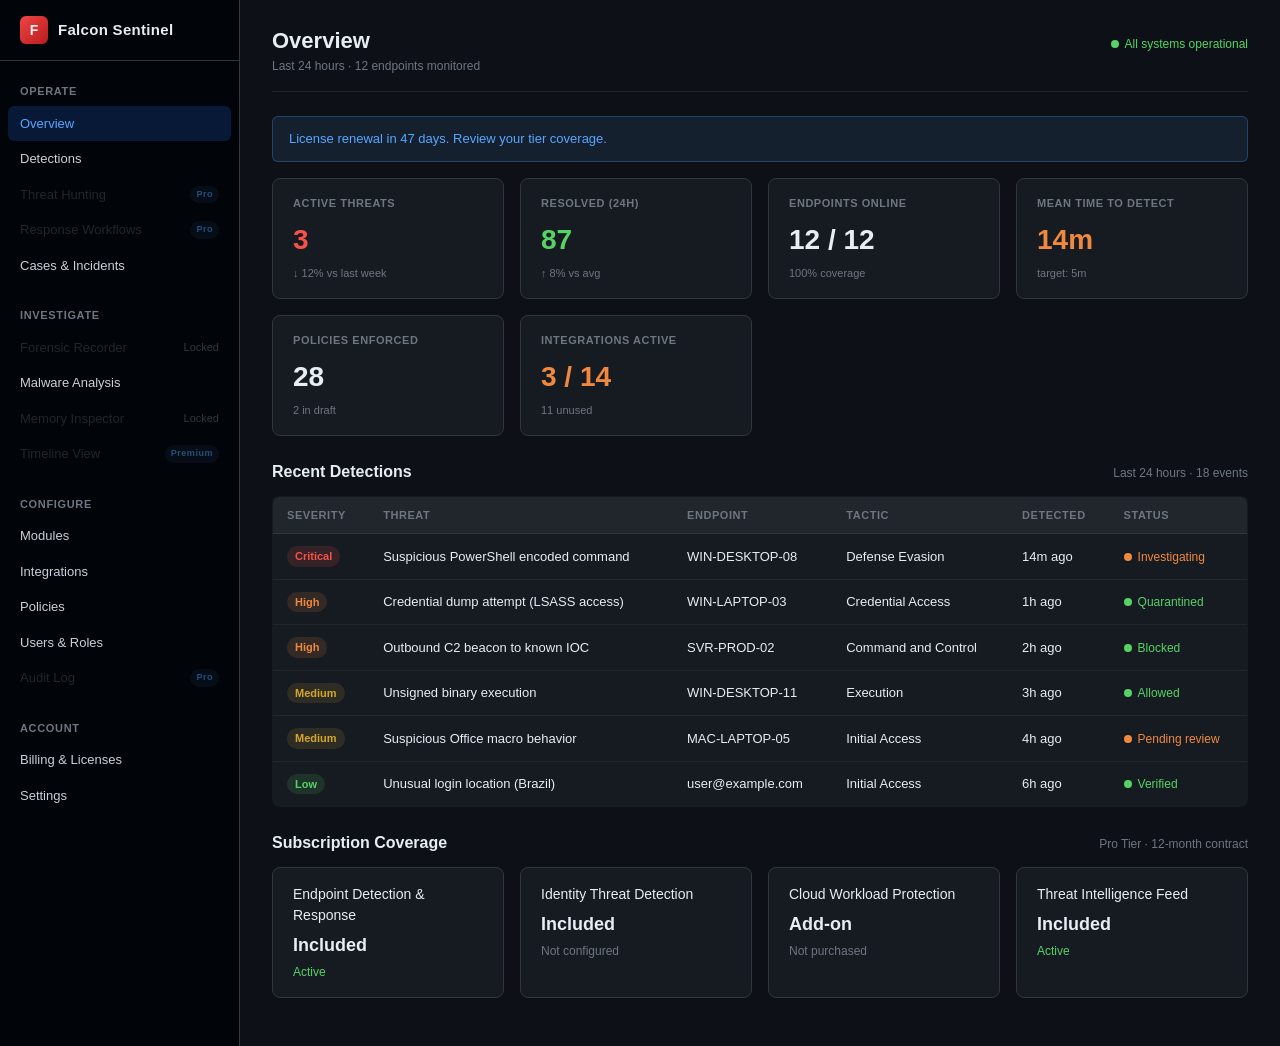
<file: demo/mock-dashboard/index.html>
<!DOCTYPE html>
<html lang="en">
<head>
  <meta charset="utf-8">
  <meta name="viewport" content="width=device-width,initial-scale=1">
  <title>Falcon Sentinel — Overview</title>
  <link rel="stylesheet" href="styles.css">
</head>
<body>
<div class="app">
  <script src="nav.js"></script>
  <main>
    <header class="page-head">
      <div>
        <h1>Overview</h1>
        <div class="meta">Last 24 hours · 12 endpoints monitored</div>
      </div>
      <div class="status-indicator connected">All systems operational</div>
    </header>

    <div class="alert info">
      <span>License renewal in 47 days. Review your tier coverage.</span>
    </div>

    <div class="card-grid">
      <div class="metric-card">
        <div class="label">Active Threats</div>
        <div class="value down">3</div>
        <div class="delta">↓ 12% vs last week</div>
      </div>
      <div class="metric-card">
        <div class="label">Resolved (24h)</div>
        <div class="value up">87</div>
        <div class="delta">↑ 8% vs avg</div>
      </div>
      <div class="metric-card">
        <div class="label">Endpoints Online</div>
        <div class="value">12 / 12</div>
        <div class="delta">100% coverage</div>
      </div>
      <div class="metric-card">
        <div class="label">Mean Time to Detect</div>
        <div class="value warn">14m</div>
        <div class="delta">target: 5m</div>
      </div>
      <div class="metric-card">
        <div class="label">Policies Enforced</div>
        <div class="value">28</div>
        <div class="delta">2 in draft</div>
      </div>
      <div class="metric-card">
        <div class="label">Integrations Active</div>
        <div class="value warn">3 / 14</div>
        <div class="delta">11 unused</div>
      </div>
    </div>

    <div class="section-header">
      <h2>Recent Detections</h2>
      <span class="count">Last 24 hours · 18 events</span>
    </div>
    <table>
      <thead>
        <tr>
          <th>Severity</th>
          <th>Threat</th>
          <th>Endpoint</th>
          <th>Tactic</th>
          <th>Detected</th>
          <th>Status</th>
        </tr>
      </thead>
      <tbody>
        <tr>
          <td><span class="severity critical">Critical</span></td>
          <td>Suspicious PowerShell encoded command</td>
          <td>WIN-DESKTOP-08</td>
          <td>Defense Evasion</td>
          <td>14m ago</td>
          <td><span class="status-indicator warning">Investigating</span></td>
        </tr>
        <tr>
          <td><span class="severity high">High</span></td>
          <td>Credential dump attempt (LSASS access)</td>
          <td>WIN-LAPTOP-03</td>
          <td>Credential Access</td>
          <td>1h ago</td>
          <td><span class="status-indicator active">Quarantined</span></td>
        </tr>
        <tr>
          <td><span class="severity high">High</span></td>
          <td>Outbound C2 beacon to known IOC</td>
          <td>SVR-PROD-02</td>
          <td>Command and Control</td>
          <td>2h ago</td>
          <td><span class="status-indicator active">Blocked</span></td>
        </tr>
        <tr>
          <td><span class="severity medium">Medium</span></td>
          <td>Unsigned binary execution</td>
          <td>WIN-DESKTOP-11</td>
          <td>Execution</td>
          <td>3h ago</td>
          <td><span class="status-indicator active">Allowed</span></td>
        </tr>
        <tr>
          <td><span class="severity medium">Medium</span></td>
          <td>Suspicious Office macro behavior</td>
          <td>MAC-LAPTOP-05</td>
          <td>Initial Access</td>
          <td>4h ago</td>
          <td><span class="status-indicator warning">Pending review</span></td>
        </tr>
        <tr>
          <td><span class="severity low">Low</span></td>
          <td>Unusual login location (Brazil)</td>
          <td>user@example.com</td>
          <td>Initial Access</td>
          <td>6h ago</td>
          <td><span class="status-indicator active">Verified</span></td>
        </tr>
      </tbody>
    </table>

    <div class="section-header">
      <h2>Subscription Coverage</h2>
      <span class="count">Pro Tier · 12-month contract</span>
    </div>
    <div class="card-grid">
      <div class="card">
        <div class="label">Endpoint Detection &amp; Response</div>
        <div style="font-size:18px;font-weight:600;margin-top:6px;">Included</div>
        <div style="font-size:12px;color:#56d364;margin-top:4px;">Active</div>
      </div>
      <div class="card">
        <div class="label">Identity Threat Detection</div>
        <div style="font-size:18px;font-weight:600;margin-top:6px;">Included</div>
        <div style="font-size:12px;color:#6e7681;margin-top:4px;">Not configured</div>
      </div>
      <div class="card">
        <div class="label">Cloud Workload Protection</div>
        <div style="font-size:18px;font-weight:600;margin-top:6px;">Add-on</div>
        <div style="font-size:12px;color:#6e7681;margin-top:4px;">Not purchased</div>
      </div>
      <div class="card">
        <div class="label">Threat Intelligence Feed</div>
        <div style="font-size:18px;font-weight:600;margin-top:6px;">Included</div>
        <div style="font-size:12px;color:#56d364;margin-top:4px;">Active</div>
      </div>
    </div>
  </main>
</div>
</body>
</html>
</file>
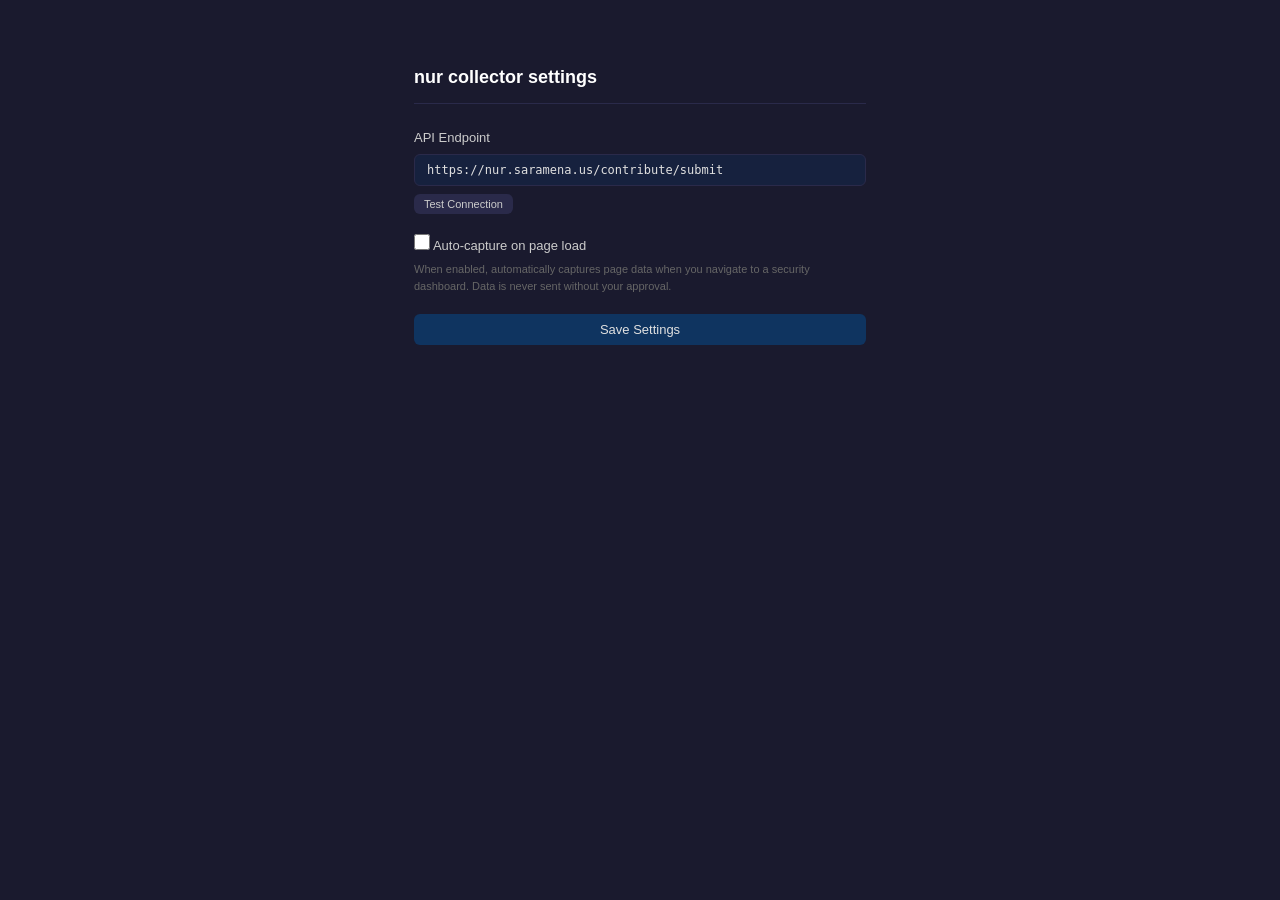
<file: extension/options.html>
<!DOCTYPE html>
<html lang="en">
<head>
  <meta charset="UTF-8">
  <meta name="viewport" content="width=device-width, initial-scale=1.0">
  <title>nur collector - Settings</title>
  <link rel="stylesheet" href="styles.css">
</head>
<body>
  <div class="options-container">
    <header class="options-header">
      <h1>nur collector settings</h1>
    </header>

    <div class="options-form">
      <!-- API Endpoint -->
      <div class="form-group">
        <label for="api-endpoint">API Endpoint</label>
        <input
          type="url"
          id="api-endpoint"
          placeholder="https://nur.saramena.us/contribute/submit"
          value="https://nur.saramena.us/contribute/submit"
        >
        <button id="test-connection" class="btn btn-small">Test Connection</button>
        <span id="connection-status" class="connection-status"></span>
      </div>

      <!-- Auto-capture toggle -->
      <div class="form-group">
        <label class="toggle-label">
          <input type="checkbox" id="auto-capture">
          <span>Auto-capture on page load</span>
        </label>
        <p class="form-hint">When enabled, automatically captures page data when you navigate to a security dashboard. Data is never sent without your approval.</p>
      </div>

      <!-- Save -->
      <div class="form-group">
        <button id="save-btn" class="btn btn-primary">Save Settings</button>
        <span id="save-status" class="save-status"></span>
      </div>
    </div>
  </div>

  <script src="options.js"></script>
</body>
</html>
</file>
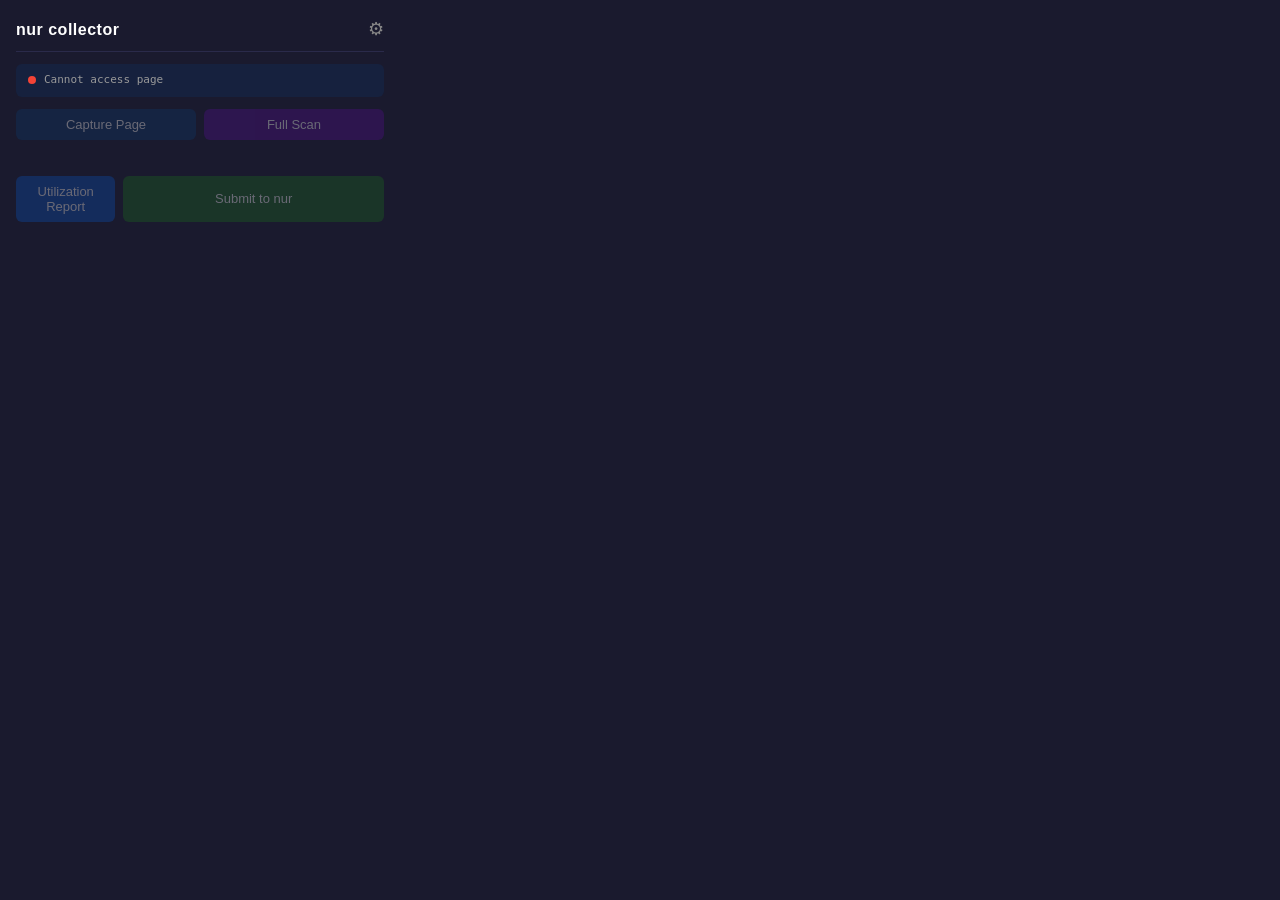
<file: extension/popup.html>
<!DOCTYPE html>
<html lang="en">
<head>
  <meta charset="UTF-8">
  <meta name="viewport" content="width=device-width, initial-scale=1.0">
  <title>nur collector</title>
  <link rel="stylesheet" href="styles.css">
</head>
<body>
  <div class="popup-container">
    <!-- Header -->
    <header class="popup-header">
      <h1>nur collector</h1>
      <a href="#" id="settings-btn" class="settings-icon" title="Settings">&#9881;</a>
    </header>

    <!-- Current page status -->
    <div class="status-bar">
      <span class="status-dot" id="status-dot"></span>
      <span class="status-text" id="page-status">Detecting page...</span>
    </div>

    <!-- Actions -->
    <div class="actions action-row">
      <button id="capture-btn" class="btn btn-primary">Capture Page</button>
      <button id="fullscan-btn" class="btn btn-scan">Full Scan</button>
    </div>

    <!-- Scan progress (hidden until Full Scan) -->
    <div id="scan-progress" class="scan-progress hidden">
      <div class="progress-bar-container">
        <div class="progress-bar" id="progress-bar"></div>
      </div>
      <div class="progress-text" id="progress-text">Discovering pages...</div>
      <div class="progress-detail" id="progress-detail"></div>
      <button id="stop-scan-btn" class="btn btn-small btn-stop">Stop Scan</button>
    </div>

    <!-- Status message -->
    <div id="status-message" class="status-message"></div>

    <!-- Preview panel (hidden until capture) -->
    <div id="preview-panel" class="preview-panel hidden">
      <div class="preview-header">
        <h2>Data Preview</h2>
        <div class="preview-actions">
          <span id="page-count" class="page-count"></span>
          <button id="toggle-raw" class="btn btn-small">Raw JSON</button>
        </div>
      </div>
      <div id="preview-content" class="preview-content">
      </div>
      <div id="raw-content" class="raw-content hidden">
      </div>
    </div>

    <!-- Compare panel (hidden until scan + compare) -->
    <div id="compare-panel" class="compare-panel hidden">
      <div class="preview-header">
        <h2>Utilization Report</h2>
        <button id="back-to-preview" class="btn btn-small">Back to Data</button>
      </div>
      <div id="compare-content" class="preview-content">
      </div>
    </div>

    <!-- Submit -->
    <div class="actions action-row">
      <button id="compare-btn" class="btn btn-compare" disabled>Utilization Report</button>
      <button id="submit-btn" class="btn btn-submit" disabled>Submit to nur</button>
    </div>
  </div>

  <script src="anonymize.js"></script>
  <script src="compare.js"></script>
  <script src="popup.js"></script>
</body>
</html>
</file>
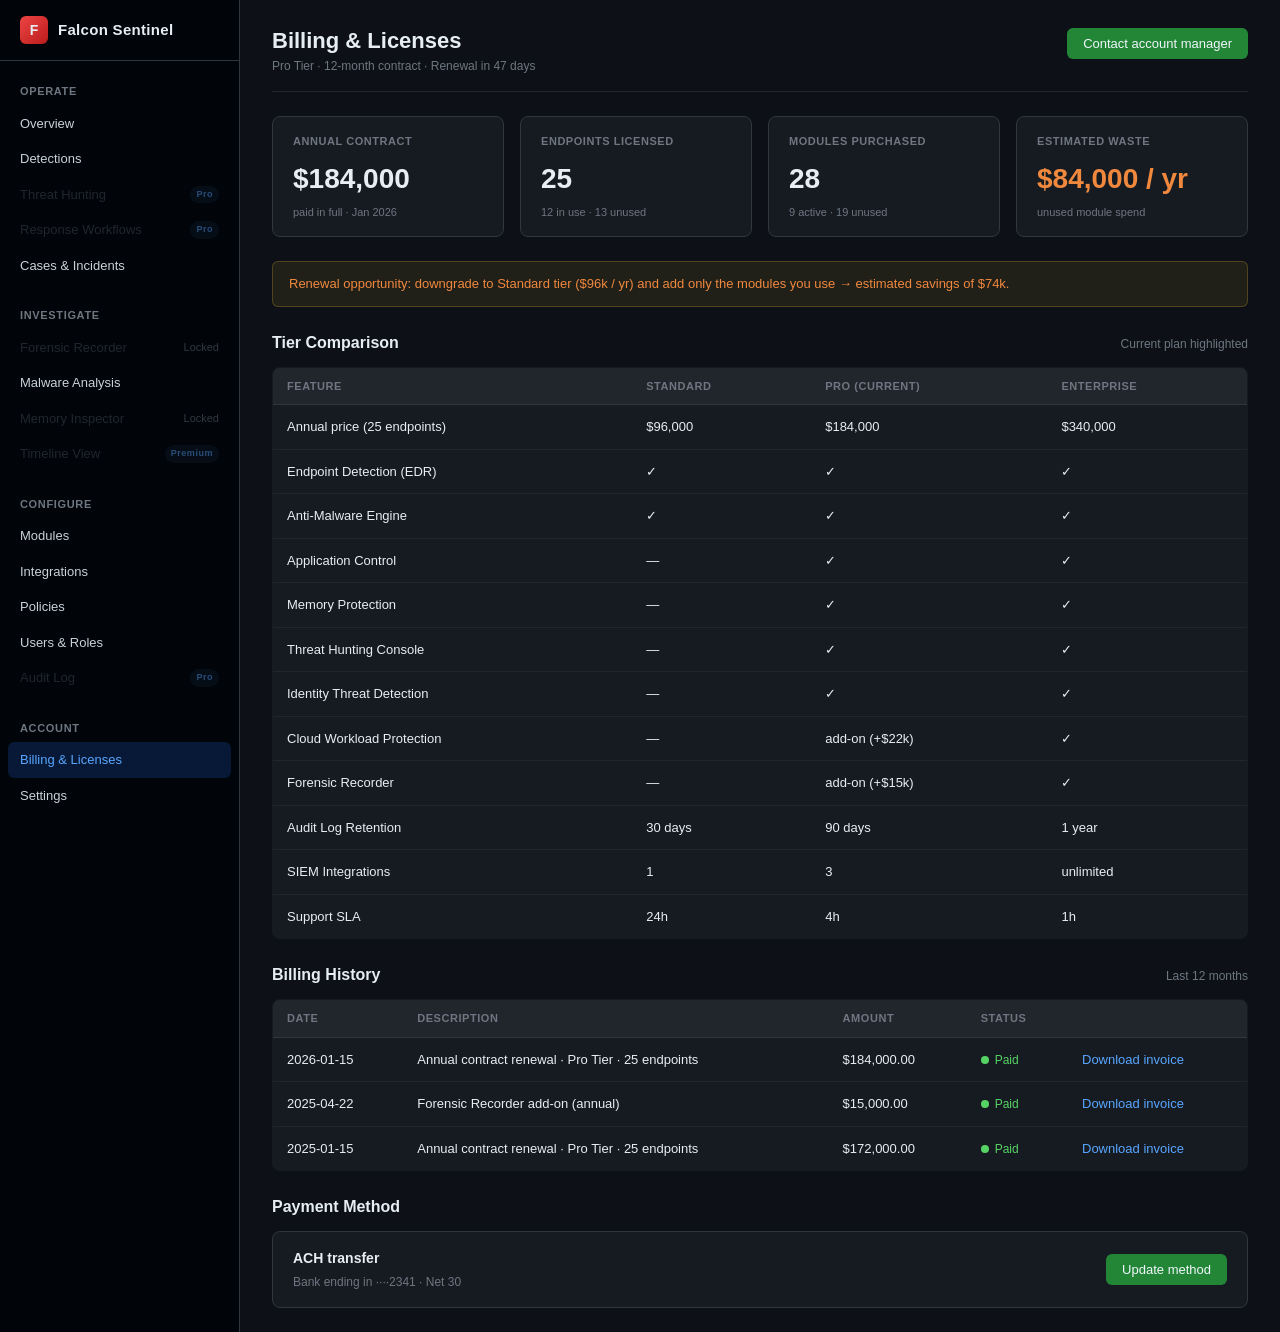
<file: demo/mock-dashboard/billing.html>
<!DOCTYPE html>
<html lang="en">
<head>
  <meta charset="utf-8">
  <meta name="viewport" content="width=device-width,initial-scale=1">
  <title>Falcon Sentinel — Billing &amp; Licenses</title>
  <link rel="stylesheet" href="styles.css">
</head>
<body>
<div class="app">
  <script src="nav.js"></script>
  <main>
    <header class="page-head">
      <div>
        <h1>Billing &amp; Licenses</h1>
        <div class="meta">Pro Tier · 12-month contract · Renewal in 47 days</div>
      </div>
      <button>Contact account manager</button>
    </header>

    <div class="card-grid">
      <div class="metric-card">
        <div class="label">Annual Contract</div>
        <div class="value">$184,000</div>
        <div class="delta">paid in full · Jan 2026</div>
      </div>
      <div class="metric-card">
        <div class="label">Endpoints Licensed</div>
        <div class="value">25</div>
        <div class="delta">12 in use · 13 unused</div>
      </div>
      <div class="metric-card">
        <div class="label">Modules Purchased</div>
        <div class="value">28</div>
        <div class="delta">9 active · 19 unused</div>
      </div>
      <div class="metric-card">
        <div class="label">Estimated Waste</div>
        <div class="value warn">$84,000 / yr</div>
        <div class="delta">unused module spend</div>
      </div>
    </div>

    <div class="alert warning">
      <span>Renewal opportunity: downgrade to Standard tier ($96k / yr) and add only the modules you use → estimated savings of $74k.</span>
    </div>

    <div class="section-header">
      <h2>Tier Comparison</h2>
      <span class="count">Current plan highlighted</span>
    </div>
    <table>
      <thead>
        <tr>
          <th>Feature</th>
          <th>Standard</th>
          <th>Pro (current)</th>
          <th>Enterprise</th>
        </tr>
      </thead>
      <tbody>
        <tr>
          <td>Annual price (25 endpoints)</td>
          <td>$96,000</td>
          <td>$184,000</td>
          <td>$340,000</td>
        </tr>
        <tr>
          <td>Endpoint Detection (EDR)</td>
          <td>✓</td>
          <td>✓</td>
          <td>✓</td>
        </tr>
        <tr>
          <td>Anti-Malware Engine</td>
          <td>✓</td>
          <td>✓</td>
          <td>✓</td>
        </tr>
        <tr>
          <td>Application Control</td>
          <td>—</td>
          <td>✓</td>
          <td>✓</td>
        </tr>
        <tr>
          <td>Memory Protection</td>
          <td>—</td>
          <td>✓</td>
          <td>✓</td>
        </tr>
        <tr>
          <td>Threat Hunting Console</td>
          <td>—</td>
          <td>✓</td>
          <td>✓</td>
        </tr>
        <tr>
          <td>Identity Threat Detection</td>
          <td>—</td>
          <td>✓</td>
          <td>✓</td>
        </tr>
        <tr>
          <td>Cloud Workload Protection</td>
          <td>—</td>
          <td>add-on (+$22k)</td>
          <td>✓</td>
        </tr>
        <tr>
          <td>Forensic Recorder</td>
          <td>—</td>
          <td>add-on (+$15k)</td>
          <td>✓</td>
        </tr>
        <tr>
          <td>Audit Log Retention</td>
          <td>30 days</td>
          <td>90 days</td>
          <td>1 year</td>
        </tr>
        <tr>
          <td>SIEM Integrations</td>
          <td>1</td>
          <td>3</td>
          <td>unlimited</td>
        </tr>
        <tr>
          <td>Support SLA</td>
          <td>24h</td>
          <td>4h</td>
          <td>1h</td>
        </tr>
      </tbody>
    </table>

    <div class="section-header">
      <h2>Billing History</h2>
      <span class="count">Last 12 months</span>
    </div>
    <table>
      <thead>
        <tr>
          <th>Date</th>
          <th>Description</th>
          <th>Amount</th>
          <th>Status</th>
          <th></th>
        </tr>
      </thead>
      <tbody>
        <tr>
          <td>2026-01-15</td>
          <td>Annual contract renewal · Pro Tier · 25 endpoints</td>
          <td>$184,000.00</td>
          <td><span class="status-indicator connected">Paid</span></td>
          <td><a href="#" style="color:#58a6ff;">Download invoice</a></td>
        </tr>
        <tr>
          <td>2025-04-22</td>
          <td>Forensic Recorder add-on (annual)</td>
          <td>$15,000.00</td>
          <td><span class="status-indicator connected">Paid</span></td>
          <td><a href="#" style="color:#58a6ff;">Download invoice</a></td>
        </tr>
        <tr>
          <td>2025-01-15</td>
          <td>Annual contract renewal · Pro Tier · 25 endpoints</td>
          <td>$172,000.00</td>
          <td><span class="status-indicator connected">Paid</span></td>
          <td><a href="#" style="color:#58a6ff;">Download invoice</a></td>
        </tr>
      </tbody>
    </table>

    <div class="section-header">
      <h2>Payment Method</h2>
    </div>
    <div class="card">
      <div style="display:flex;justify-content:space-between;align-items:center;">
        <div>
          <div style="font-weight:600;">ACH transfer</div>
          <div style="color:#6e7681;font-size:12px;margin-top:4px;">Bank ending in ····2341 · Net 30</div>
        </div>
        <button>Update method</button>
      </div>
    </div>
  </main>
</div>
</body>
</html>
</file>
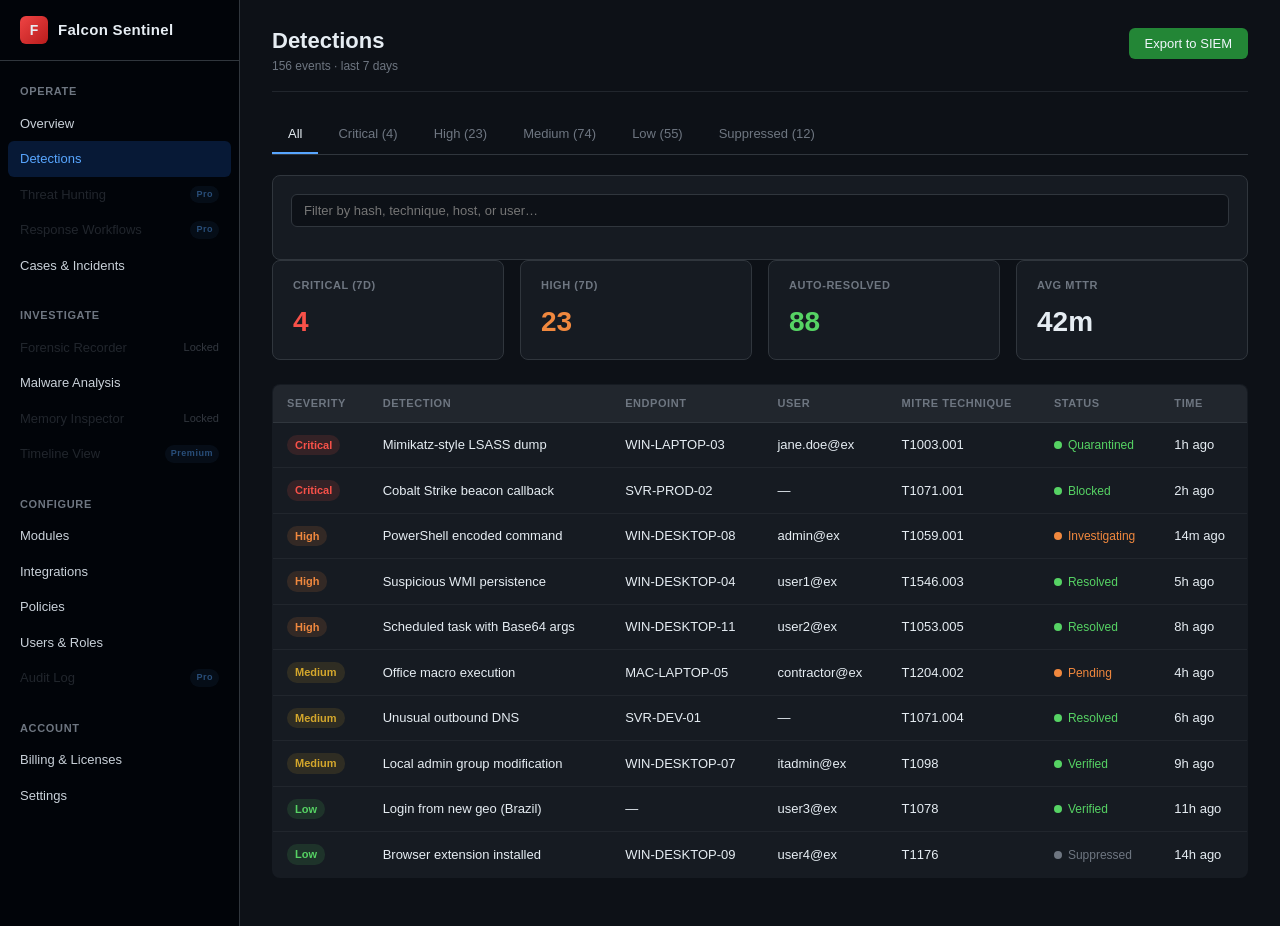
<file: demo/mock-dashboard/detections.html>
<!DOCTYPE html>
<html lang="en">
<head>
  <meta charset="utf-8">
  <meta name="viewport" content="width=device-width,initial-scale=1">
  <title>Falcon Sentinel — Detections</title>
  <link rel="stylesheet" href="styles.css">
</head>
<body>
<div class="app">
  <script src="nav.js"></script>
  <main>
    <header class="page-head">
      <div>
        <h1>Detections</h1>
        <div class="meta">156 events · last 7 days</div>
      </div>
      <button>Export to SIEM</button>
    </header>

    <div class="tabs">
      <div class="tab-item active">All</div>
      <div class="tab-item">Critical (4)</div>
      <div class="tab-item">High (23)</div>
      <div class="tab-item">Medium (74)</div>
      <div class="tab-item">Low (55)</div>
      <div class="tab-item">Suppressed (12)</div>
    </div>

    <form>
      <div class="form-row">
        <input type="search" placeholder="Filter by hash, technique, host, or user…">
      </div>
    </form>

    <div class="card-grid">
      <div class="metric-card">
        <div class="label">Critical (7d)</div>
        <div class="value down">4</div>
      </div>
      <div class="metric-card">
        <div class="label">High (7d)</div>
        <div class="value warn">23</div>
      </div>
      <div class="metric-card">
        <div class="label">Auto-Resolved</div>
        <div class="value up">88</div>
      </div>
      <div class="metric-card">
        <div class="label">Avg MTTR</div>
        <div class="value">42m</div>
      </div>
    </div>

    <table>
      <thead>
        <tr>
          <th>Severity</th>
          <th>Detection</th>
          <th>Endpoint</th>
          <th>User</th>
          <th>MITRE Technique</th>
          <th>Status</th>
          <th>Time</th>
        </tr>
      </thead>
      <tbody>
        <tr>
          <td><span class="severity critical">Critical</span></td>
          <td>Mimikatz-style LSASS dump</td>
          <td>WIN-LAPTOP-03</td>
          <td>jane.doe@ex</td>
          <td>T1003.001</td>
          <td><span class="status-indicator active">Quarantined</span></td>
          <td>1h ago</td>
        </tr>
        <tr>
          <td><span class="severity critical">Critical</span></td>
          <td>Cobalt Strike beacon callback</td>
          <td>SVR-PROD-02</td>
          <td>—</td>
          <td>T1071.001</td>
          <td><span class="status-indicator active">Blocked</span></td>
          <td>2h ago</td>
        </tr>
        <tr>
          <td><span class="severity high">High</span></td>
          <td>PowerShell encoded command</td>
          <td>WIN-DESKTOP-08</td>
          <td>admin@ex</td>
          <td>T1059.001</td>
          <td><span class="status-indicator warning">Investigating</span></td>
          <td>14m ago</td>
        </tr>
        <tr>
          <td><span class="severity high">High</span></td>
          <td>Suspicious WMI persistence</td>
          <td>WIN-DESKTOP-04</td>
          <td>user1@ex</td>
          <td>T1546.003</td>
          <td><span class="status-indicator active">Resolved</span></td>
          <td>5h ago</td>
        </tr>
        <tr>
          <td><span class="severity high">High</span></td>
          <td>Scheduled task with Base64 args</td>
          <td>WIN-DESKTOP-11</td>
          <td>user2@ex</td>
          <td>T1053.005</td>
          <td><span class="status-indicator active">Resolved</span></td>
          <td>8h ago</td>
        </tr>
        <tr>
          <td><span class="severity medium">Medium</span></td>
          <td>Office macro execution</td>
          <td>MAC-LAPTOP-05</td>
          <td>contractor@ex</td>
          <td>T1204.002</td>
          <td><span class="status-indicator warning">Pending</span></td>
          <td>4h ago</td>
        </tr>
        <tr>
          <td><span class="severity medium">Medium</span></td>
          <td>Unusual outbound DNS</td>
          <td>SVR-DEV-01</td>
          <td>—</td>
          <td>T1071.004</td>
          <td><span class="status-indicator active">Resolved</span></td>
          <td>6h ago</td>
        </tr>
        <tr>
          <td><span class="severity medium">Medium</span></td>
          <td>Local admin group modification</td>
          <td>WIN-DESKTOP-07</td>
          <td>itadmin@ex</td>
          <td>T1098</td>
          <td><span class="status-indicator active">Verified</span></td>
          <td>9h ago</td>
        </tr>
        <tr>
          <td><span class="severity low">Low</span></td>
          <td>Login from new geo (Brazil)</td>
          <td>—</td>
          <td>user3@ex</td>
          <td>T1078</td>
          <td><span class="status-indicator active">Verified</span></td>
          <td>11h ago</td>
        </tr>
        <tr>
          <td><span class="severity low">Low</span></td>
          <td>Browser extension installed</td>
          <td>WIN-DESKTOP-09</td>
          <td>user4@ex</td>
          <td>T1176</td>
          <td><span class="status-indicator inactive">Suppressed</span></td>
          <td>14h ago</td>
        </tr>
      </tbody>
    </table>
  </main>
</div>
</body>
</html>
</file>
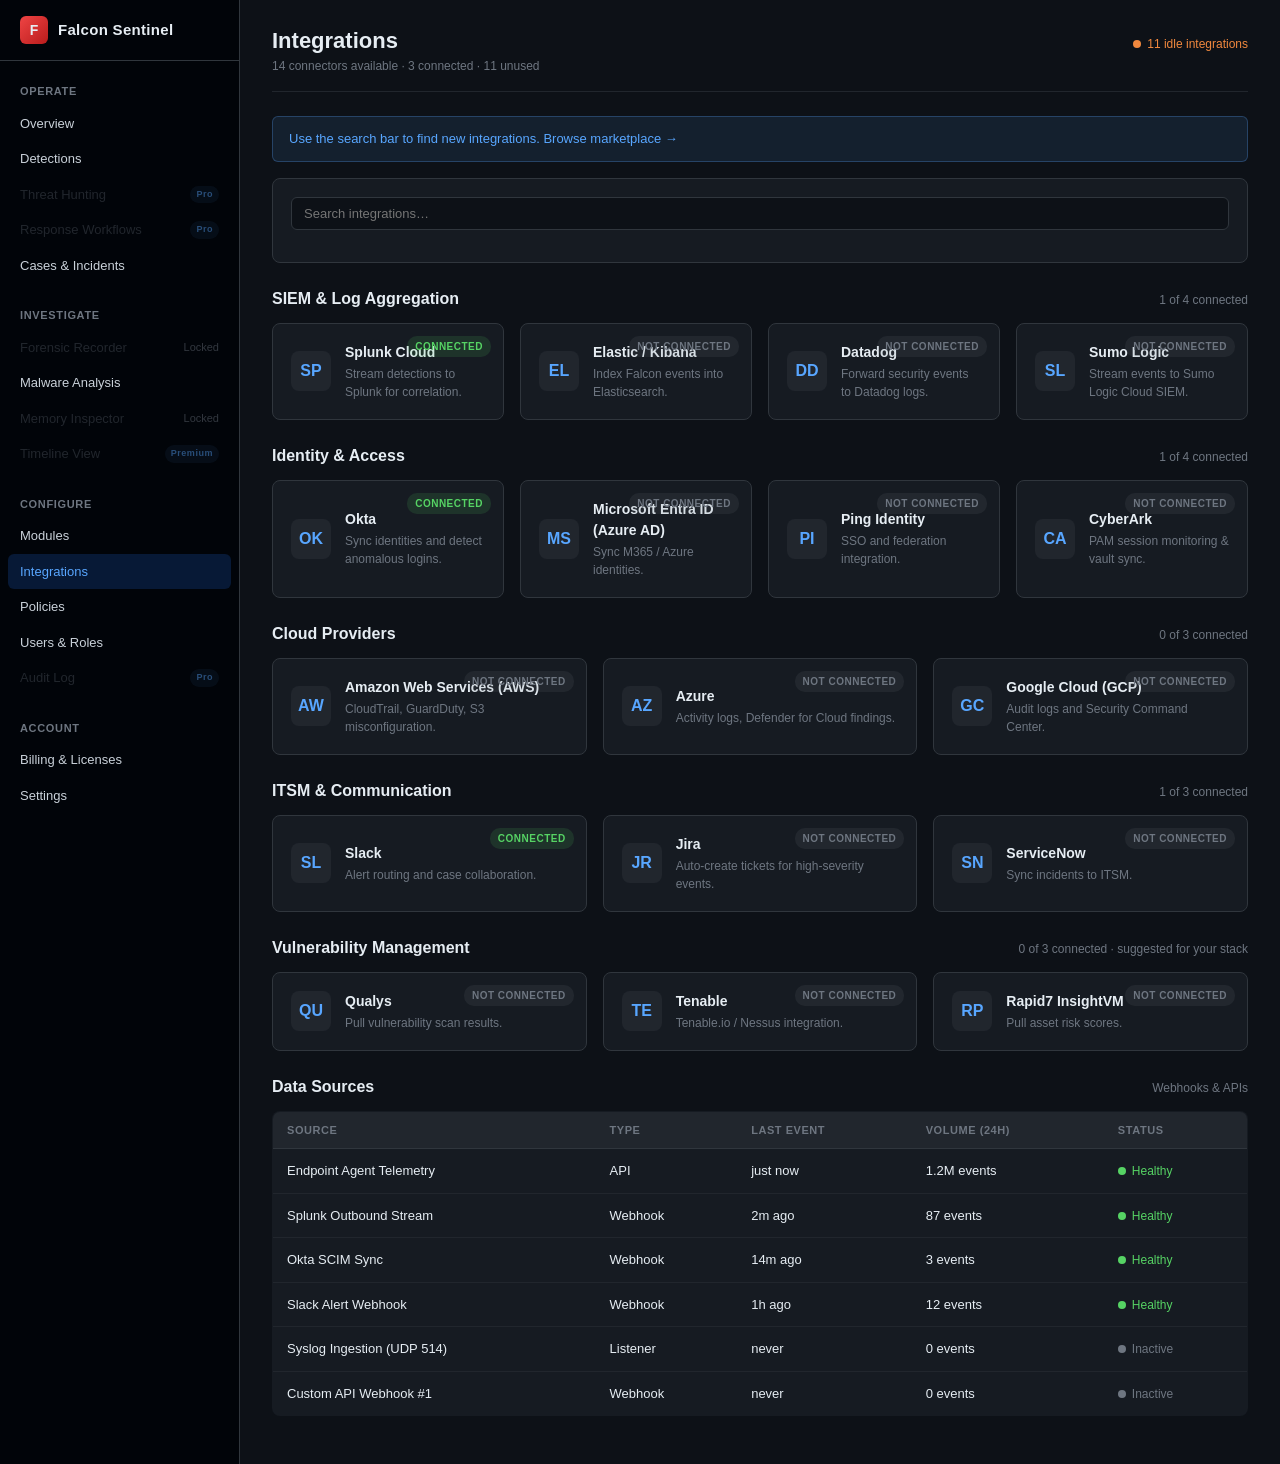
<file: demo/mock-dashboard/integrations.html>
<!DOCTYPE html>
<html lang="en">
<head>
  <meta charset="utf-8">
  <meta name="viewport" content="width=device-width,initial-scale=1">
  <title>Falcon Sentinel — Integrations</title>
  <link rel="stylesheet" href="styles.css">
</head>
<body>
<div class="app">
  <script src="nav.js"></script>
  <main>
    <header class="page-head">
      <div>
        <h1>Integrations</h1>
        <div class="meta">14 connectors available · 3 connected · 11 unused</div>
      </div>
      <div class="status-indicator warning">11 idle integrations</div>
    </header>

    <div class="alert info">
      <span>Use the search bar to find new integrations. <a href="#" style="color:#58a6ff;">Browse marketplace →</a></span>
    </div>

    <form>
      <div class="form-row">
        <input type="search" placeholder="Search integrations…">
      </div>
    </form>

    <div class="section-header">
      <h2>SIEM &amp; Log Aggregation</h2>
      <span class="count">1 of 4 connected</span>
    </div>
    <div class="card-grid">
      <div class="integration-card">
        <div class="icon">SP</div>
        <div>
          <div class="name">Splunk Cloud</div>
          <div class="description">Stream detections to Splunk for correlation.</div>
        </div>
        <span class="status-badge connected">Connected</span>
      </div>
      <div class="integration-card disconnected">
        <div class="icon">EL</div>
        <div>
          <div class="name">Elastic / Kibana</div>
          <div class="description">Index Falcon events into Elasticsearch.</div>
        </div>
        <span class="status-badge disconnected">Not connected</span>
      </div>
      <div class="integration-card disconnected">
        <div class="icon">DD</div>
        <div>
          <div class="name">Datadog</div>
          <div class="description">Forward security events to Datadog logs.</div>
        </div>
        <span class="status-badge disconnected">Not connected</span>
      </div>
      <div class="integration-card disconnected">
        <div class="icon">SL</div>
        <div>
          <div class="name">Sumo Logic</div>
          <div class="description">Stream events to Sumo Logic Cloud SIEM.</div>
        </div>
        <span class="status-badge disconnected">Not connected</span>
      </div>
    </div>

    <div class="section-header">
      <h2>Identity &amp; Access</h2>
      <span class="count">1 of 4 connected</span>
    </div>
    <div class="card-grid">
      <div class="integration-card">
        <div class="icon">OK</div>
        <div>
          <div class="name">Okta</div>
          <div class="description">Sync identities and detect anomalous logins.</div>
        </div>
        <span class="status-badge connected">Connected</span>
      </div>
      <div class="integration-card disconnected">
        <div class="icon">MS</div>
        <div>
          <div class="name">Microsoft Entra ID (Azure AD)</div>
          <div class="description">Sync M365 / Azure identities.</div>
        </div>
        <span class="status-badge disconnected">Not connected</span>
      </div>
      <div class="integration-card disconnected">
        <div class="icon">PI</div>
        <div>
          <div class="name">Ping Identity</div>
          <div class="description">SSO and federation integration.</div>
        </div>
        <span class="status-badge disconnected">Not connected</span>
      </div>
      <div class="integration-card disconnected">
        <div class="icon">CA</div>
        <div>
          <div class="name">CyberArk</div>
          <div class="description">PAM session monitoring &amp; vault sync.</div>
        </div>
        <span class="status-badge disconnected">Not connected</span>
      </div>
    </div>

    <div class="section-header">
      <h2>Cloud Providers</h2>
      <span class="count">0 of 3 connected</span>
    </div>
    <div class="card-grid">
      <div class="integration-card disconnected">
        <div class="icon">AW</div>
        <div>
          <div class="name">Amazon Web Services (AWS)</div>
          <div class="description">CloudTrail, GuardDuty, S3 misconfiguration.</div>
        </div>
        <span class="status-badge disconnected">Not connected</span>
      </div>
      <div class="integration-card disconnected">
        <div class="icon">AZ</div>
        <div>
          <div class="name">Azure</div>
          <div class="description">Activity logs, Defender for Cloud findings.</div>
        </div>
        <span class="status-badge disconnected">Not connected</span>
      </div>
      <div class="integration-card disconnected">
        <div class="icon">GC</div>
        <div>
          <div class="name">Google Cloud (GCP)</div>
          <div class="description">Audit logs and Security Command Center.</div>
        </div>
        <span class="status-badge disconnected">Not connected</span>
      </div>
    </div>

    <div class="section-header">
      <h2>ITSM &amp; Communication</h2>
      <span class="count">1 of 3 connected</span>
    </div>
    <div class="card-grid">
      <div class="integration-card">
        <div class="icon">SL</div>
        <div>
          <div class="name">Slack</div>
          <div class="description">Alert routing and case collaboration.</div>
        </div>
        <span class="status-badge connected">Connected</span>
      </div>
      <div class="integration-card disconnected">
        <div class="icon">JR</div>
        <div>
          <div class="name">Jira</div>
          <div class="description">Auto-create tickets for high-severity events.</div>
        </div>
        <span class="status-badge disconnected">Not connected</span>
      </div>
      <div class="integration-card disconnected">
        <div class="icon">SN</div>
        <div>
          <div class="name">ServiceNow</div>
          <div class="description">Sync incidents to ITSM.</div>
        </div>
        <span class="status-badge disconnected">Not connected</span>
      </div>
    </div>

    <div class="section-header">
      <h2>Vulnerability Management</h2>
      <span class="count">0 of 3 connected · suggested for your stack</span>
    </div>
    <div class="card-grid">
      <div class="integration-card disconnected">
        <div class="icon">QU</div>
        <div>
          <div class="name">Qualys</div>
          <div class="description">Pull vulnerability scan results.</div>
        </div>
        <span class="status-badge disconnected">Not connected</span>
      </div>
      <div class="integration-card disconnected">
        <div class="icon">TE</div>
        <div>
          <div class="name">Tenable</div>
          <div class="description">Tenable.io / Nessus integration.</div>
        </div>
        <span class="status-badge disconnected">Not connected</span>
      </div>
      <div class="integration-card disconnected">
        <div class="icon">RP</div>
        <div>
          <div class="name">Rapid7 InsightVM</div>
          <div class="description">Pull asset risk scores.</div>
        </div>
        <span class="status-badge disconnected">Not connected</span>
      </div>
    </div>

    <div class="section-header">
      <h2>Data Sources</h2>
      <span class="count">Webhooks &amp; APIs</span>
    </div>
    <table>
      <thead>
        <tr>
          <th>Source</th>
          <th>Type</th>
          <th>Last Event</th>
          <th>Volume (24h)</th>
          <th>Status</th>
        </tr>
      </thead>
      <tbody>
        <tr>
          <td>Endpoint Agent Telemetry</td>
          <td>API</td>
          <td>just now</td>
          <td>1.2M events</td>
          <td><span class="status-indicator connected">Healthy</span></td>
        </tr>
        <tr>
          <td>Splunk Outbound Stream</td>
          <td>Webhook</td>
          <td>2m ago</td>
          <td>87 events</td>
          <td><span class="status-indicator connected">Healthy</span></td>
        </tr>
        <tr>
          <td>Okta SCIM Sync</td>
          <td>Webhook</td>
          <td>14m ago</td>
          <td>3 events</td>
          <td><span class="status-indicator connected">Healthy</span></td>
        </tr>
        <tr>
          <td>Slack Alert Webhook</td>
          <td>Webhook</td>
          <td>1h ago</td>
          <td>12 events</td>
          <td><span class="status-indicator connected">Healthy</span></td>
        </tr>
        <tr>
          <td>Syslog Ingestion (UDP 514)</td>
          <td>Listener</td>
          <td>never</td>
          <td>0 events</td>
          <td><span class="status-indicator inactive">Inactive</span></td>
        </tr>
        <tr>
          <td>Custom API Webhook #1</td>
          <td>Webhook</td>
          <td>never</td>
          <td>0 events</td>
          <td><span class="status-indicator inactive">Inactive</span></td>
        </tr>
      </tbody>
    </table>
  </main>
</div>
</body>
</html>
</file>
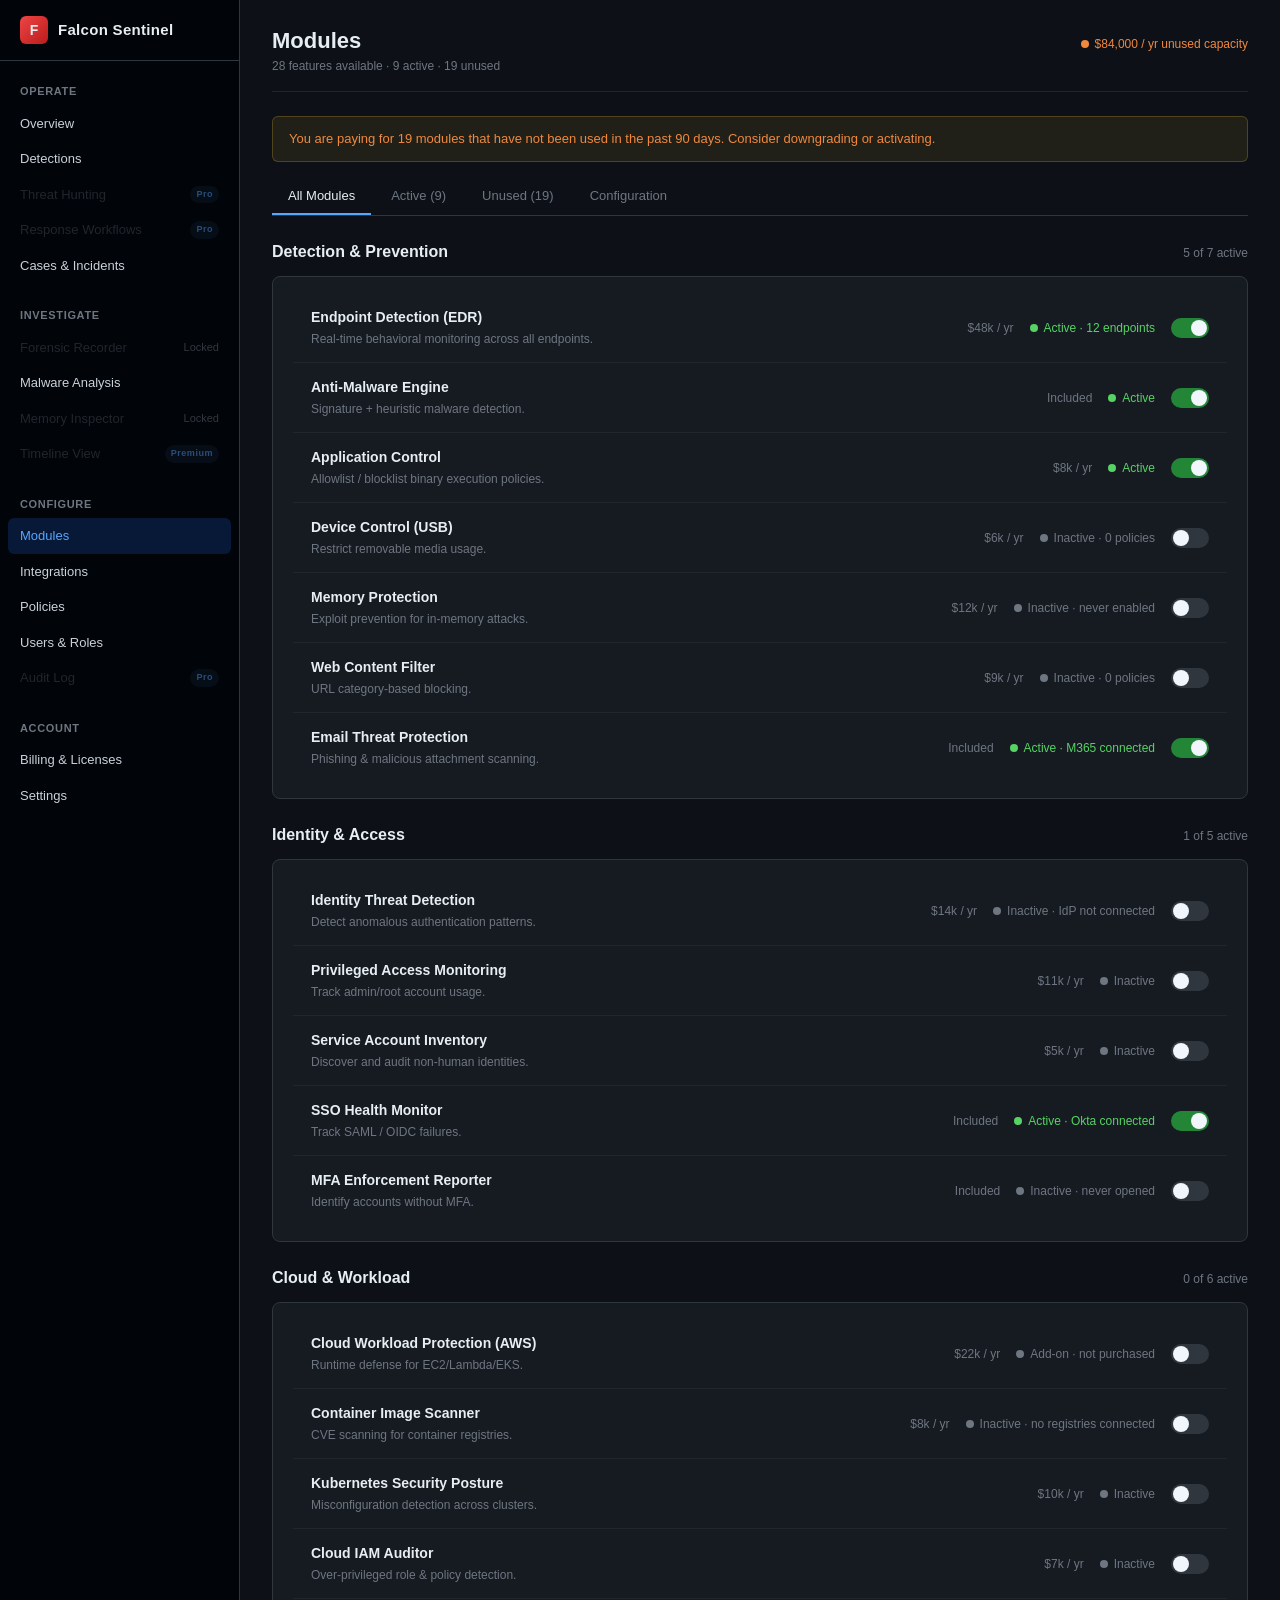
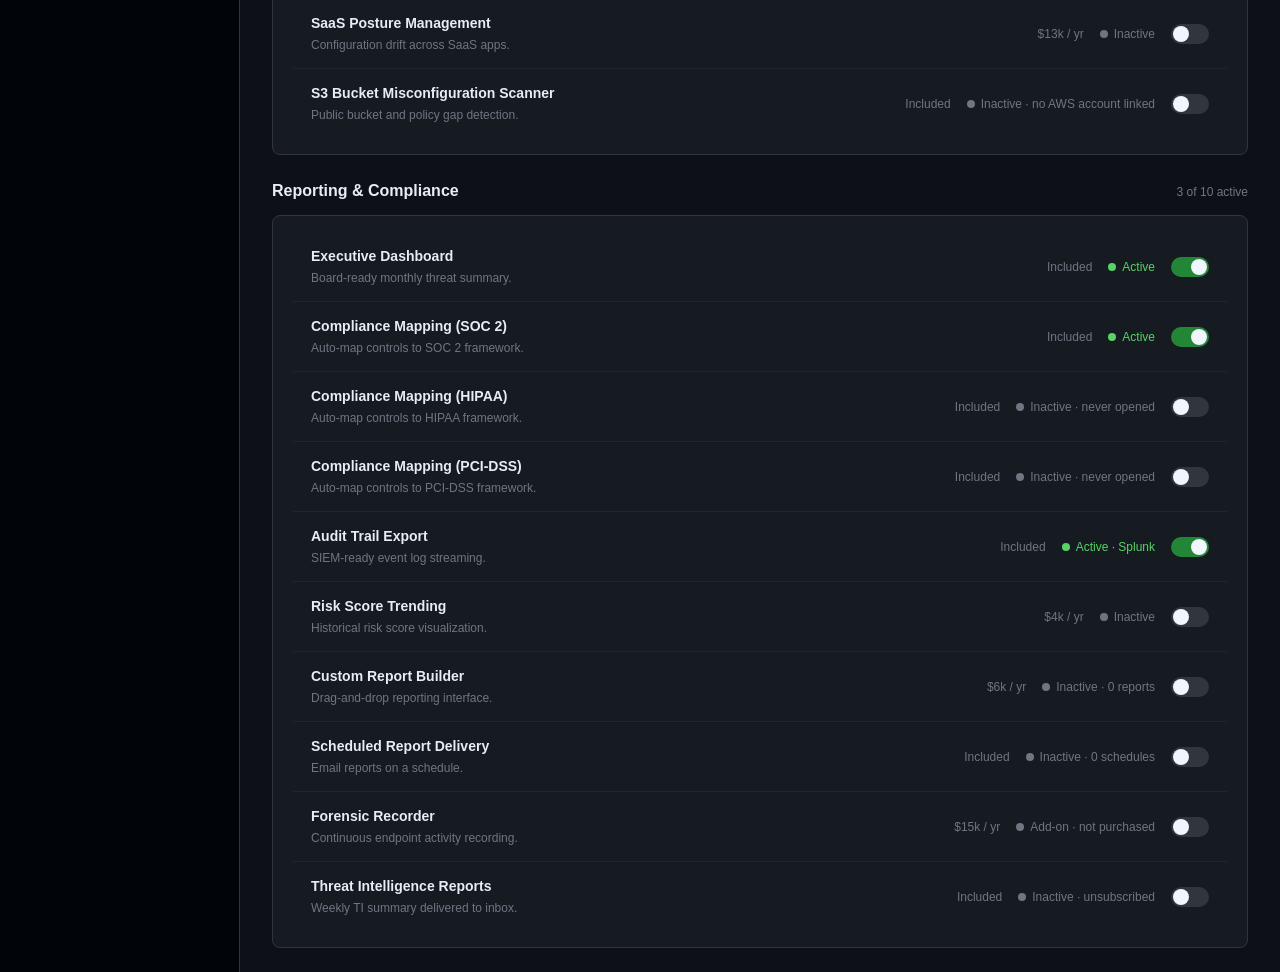
<file: demo/mock-dashboard/modules.html>
<!DOCTYPE html>
<html lang="en">
<head>
  <meta charset="utf-8">
  <meta name="viewport" content="width=device-width,initial-scale=1">
  <title>Falcon Sentinel — Modules</title>
  <link rel="stylesheet" href="styles.css">
</head>
<body>
<div class="app">
  <script src="nav.js"></script>
  <main>
    <header class="page-head">
      <div>
        <h1>Modules</h1>
        <div class="meta">28 features available · 9 active · 19 unused</div>
      </div>
      <div class="status-indicator warning">$84,000 / yr unused capacity</div>
    </header>

    <div class="alert warning">
      <span>You are paying for 19 modules that have not been used in the past 90 days. Consider downgrading or activating.</span>
    </div>

    <div class="tabs">
      <div class="tab-item active">All Modules</div>
      <div class="tab-item">Active (9)</div>
      <div class="tab-item">Unused (19)</div>
      <div class="tab-item">Configuration</div>
    </div>

    <div class="section-header">
      <h2>Detection &amp; Prevention</h2>
      <span class="count">5 of 7 active</span>
    </div>
    <div class="card">
      <div class="module-row">
        <div class="module-info">
          <div class="name">Endpoint Detection (EDR)</div>
          <div class="description">Real-time behavioral monitoring across all endpoints.</div>
        </div>
        <div class="module-meta">
          <span class="module-cost">$48k / yr</span>
          <span class="status-indicator active">Active · 12 endpoints</span>
          <div class="module-toggle active"></div>
        </div>
      </div>
      <div class="module-row">
        <div class="module-info">
          <div class="name">Anti-Malware Engine</div>
          <div class="description">Signature + heuristic malware detection.</div>
        </div>
        <div class="module-meta">
          <span class="module-cost">Included</span>
          <span class="status-indicator active">Active</span>
          <div class="module-toggle active"></div>
        </div>
      </div>
      <div class="module-row">
        <div class="module-info">
          <div class="name">Application Control</div>
          <div class="description">Allowlist / blocklist binary execution policies.</div>
        </div>
        <div class="module-meta">
          <span class="module-cost">$8k / yr</span>
          <span class="status-indicator active">Active</span>
          <div class="module-toggle active"></div>
        </div>
      </div>
      <div class="module-row">
        <div class="module-info">
          <div class="name">Device Control (USB)</div>
          <div class="description">Restrict removable media usage.</div>
        </div>
        <div class="module-meta">
          <span class="module-cost">$6k / yr</span>
          <span class="status-indicator inactive">Inactive · 0 policies</span>
          <div class="module-toggle"></div>
        </div>
      </div>
      <div class="module-row">
        <div class="module-info">
          <div class="name">Memory Protection</div>
          <div class="description">Exploit prevention for in-memory attacks.</div>
        </div>
        <div class="module-meta">
          <span class="module-cost">$12k / yr</span>
          <span class="status-indicator inactive">Inactive · never enabled</span>
          <div class="module-toggle"></div>
        </div>
      </div>
      <div class="module-row">
        <div class="module-info">
          <div class="name">Web Content Filter</div>
          <div class="description">URL category-based blocking.</div>
        </div>
        <div class="module-meta">
          <span class="module-cost">$9k / yr</span>
          <span class="status-indicator inactive">Inactive · 0 policies</span>
          <div class="module-toggle"></div>
        </div>
      </div>
      <div class="module-row">
        <div class="module-info">
          <div class="name">Email Threat Protection</div>
          <div class="description">Phishing &amp; malicious attachment scanning.</div>
        </div>
        <div class="module-meta">
          <span class="module-cost">Included</span>
          <span class="status-indicator active">Active · M365 connected</span>
          <div class="module-toggle active"></div>
        </div>
      </div>
    </div>

    <div class="section-header">
      <h2>Identity &amp; Access</h2>
      <span class="count">1 of 5 active</span>
    </div>
    <div class="card">
      <div class="module-row">
        <div class="module-info">
          <div class="name">Identity Threat Detection</div>
          <div class="description">Detect anomalous authentication patterns.</div>
        </div>
        <div class="module-meta">
          <span class="module-cost">$14k / yr</span>
          <span class="status-indicator inactive">Inactive · IdP not connected</span>
          <div class="module-toggle"></div>
        </div>
      </div>
      <div class="module-row">
        <div class="module-info">
          <div class="name">Privileged Access Monitoring</div>
          <div class="description">Track admin/root account usage.</div>
        </div>
        <div class="module-meta">
          <span class="module-cost">$11k / yr</span>
          <span class="status-indicator inactive">Inactive</span>
          <div class="module-toggle"></div>
        </div>
      </div>
      <div class="module-row">
        <div class="module-info">
          <div class="name">Service Account Inventory</div>
          <div class="description">Discover and audit non-human identities.</div>
        </div>
        <div class="module-meta">
          <span class="module-cost">$5k / yr</span>
          <span class="status-indicator inactive">Inactive</span>
          <div class="module-toggle"></div>
        </div>
      </div>
      <div class="module-row">
        <div class="module-info">
          <div class="name">SSO Health Monitor</div>
          <div class="description">Track SAML / OIDC failures.</div>
        </div>
        <div class="module-meta">
          <span class="module-cost">Included</span>
          <span class="status-indicator active">Active · Okta connected</span>
          <div class="module-toggle active"></div>
        </div>
      </div>
      <div class="module-row">
        <div class="module-info">
          <div class="name">MFA Enforcement Reporter</div>
          <div class="description">Identify accounts without MFA.</div>
        </div>
        <div class="module-meta">
          <span class="module-cost">Included</span>
          <span class="status-indicator inactive">Inactive · never opened</span>
          <div class="module-toggle"></div>
        </div>
      </div>
    </div>

    <div class="section-header">
      <h2>Cloud &amp; Workload</h2>
      <span class="count">0 of 6 active</span>
    </div>
    <div class="card">
      <div class="module-row">
        <div class="module-info">
          <div class="name">Cloud Workload Protection (AWS)</div>
          <div class="description">Runtime defense for EC2/Lambda/EKS.</div>
        </div>
        <div class="module-meta">
          <span class="module-cost">$22k / yr</span>
          <span class="status-indicator disabled">Add-on · not purchased</span>
          <div class="module-toggle"></div>
        </div>
      </div>
      <div class="module-row">
        <div class="module-info">
          <div class="name">Container Image Scanner</div>
          <div class="description">CVE scanning for container registries.</div>
        </div>
        <div class="module-meta">
          <span class="module-cost">$8k / yr</span>
          <span class="status-indicator inactive">Inactive · no registries connected</span>
          <div class="module-toggle"></div>
        </div>
      </div>
      <div class="module-row">
        <div class="module-info">
          <div class="name">Kubernetes Security Posture</div>
          <div class="description">Misconfiguration detection across clusters.</div>
        </div>
        <div class="module-meta">
          <span class="module-cost">$10k / yr</span>
          <span class="status-indicator inactive">Inactive</span>
          <div class="module-toggle"></div>
        </div>
      </div>
      <div class="module-row">
        <div class="module-info">
          <div class="name">Cloud IAM Auditor</div>
          <div class="description">Over-privileged role &amp; policy detection.</div>
        </div>
        <div class="module-meta">
          <span class="module-cost">$7k / yr</span>
          <span class="status-indicator inactive">Inactive</span>
          <div class="module-toggle"></div>
        </div>
      </div>
      <div class="module-row">
        <div class="module-info">
          <div class="name">SaaS Posture Management</div>
          <div class="description">Configuration drift across SaaS apps.</div>
        </div>
        <div class="module-meta">
          <span class="module-cost">$13k / yr</span>
          <span class="status-indicator inactive">Inactive</span>
          <div class="module-toggle"></div>
        </div>
      </div>
      <div class="module-row">
        <div class="module-info">
          <div class="name">S3 Bucket Misconfiguration Scanner</div>
          <div class="description">Public bucket and policy gap detection.</div>
        </div>
        <div class="module-meta">
          <span class="module-cost">Included</span>
          <span class="status-indicator inactive">Inactive · no AWS account linked</span>
          <div class="module-toggle"></div>
        </div>
      </div>
    </div>

    <div class="section-header">
      <h2>Reporting &amp; Compliance</h2>
      <span class="count">3 of 10 active</span>
    </div>
    <div class="card">
      <div class="module-row">
        <div class="module-info">
          <div class="name">Executive Dashboard</div>
          <div class="description">Board-ready monthly threat summary.</div>
        </div>
        <div class="module-meta">
          <span class="module-cost">Included</span>
          <span class="status-indicator active">Active</span>
          <div class="module-toggle active"></div>
        </div>
      </div>
      <div class="module-row">
        <div class="module-info">
          <div class="name">Compliance Mapping (SOC 2)</div>
          <div class="description">Auto-map controls to SOC 2 framework.</div>
        </div>
        <div class="module-meta">
          <span class="module-cost">Included</span>
          <span class="status-indicator active">Active</span>
          <div class="module-toggle active"></div>
        </div>
      </div>
      <div class="module-row">
        <div class="module-info">
          <div class="name">Compliance Mapping (HIPAA)</div>
          <div class="description">Auto-map controls to HIPAA framework.</div>
        </div>
        <div class="module-meta">
          <span class="module-cost">Included</span>
          <span class="status-indicator inactive">Inactive · never opened</span>
          <div class="module-toggle"></div>
        </div>
      </div>
      <div class="module-row">
        <div class="module-info">
          <div class="name">Compliance Mapping (PCI-DSS)</div>
          <div class="description">Auto-map controls to PCI-DSS framework.</div>
        </div>
        <div class="module-meta">
          <span class="module-cost">Included</span>
          <span class="status-indicator inactive">Inactive · never opened</span>
          <div class="module-toggle"></div>
        </div>
      </div>
      <div class="module-row">
        <div class="module-info">
          <div class="name">Audit Trail Export</div>
          <div class="description">SIEM-ready event log streaming.</div>
        </div>
        <div class="module-meta">
          <span class="module-cost">Included</span>
          <span class="status-indicator active">Active · Splunk</span>
          <div class="module-toggle active"></div>
        </div>
      </div>
      <div class="module-row">
        <div class="module-info">
          <div class="name">Risk Score Trending</div>
          <div class="description">Historical risk score visualization.</div>
        </div>
        <div class="module-meta">
          <span class="module-cost">$4k / yr</span>
          <span class="status-indicator inactive">Inactive</span>
          <div class="module-toggle"></div>
        </div>
      </div>
      <div class="module-row">
        <div class="module-info">
          <div class="name">Custom Report Builder</div>
          <div class="description">Drag-and-drop reporting interface.</div>
        </div>
        <div class="module-meta">
          <span class="module-cost">$6k / yr</span>
          <span class="status-indicator inactive">Inactive · 0 reports</span>
          <div class="module-toggle"></div>
        </div>
      </div>
      <div class="module-row">
        <div class="module-info">
          <div class="name">Scheduled Report Delivery</div>
          <div class="description">Email reports on a schedule.</div>
        </div>
        <div class="module-meta">
          <span class="module-cost">Included</span>
          <span class="status-indicator inactive">Inactive · 0 schedules</span>
          <div class="module-toggle"></div>
        </div>
      </div>
      <div class="module-row">
        <div class="module-info">
          <div class="name">Forensic Recorder</div>
          <div class="description">Continuous endpoint activity recording.</div>
        </div>
        <div class="module-meta">
          <span class="module-cost">$15k / yr</span>
          <span class="status-indicator disabled">Add-on · not purchased</span>
          <div class="module-toggle"></div>
        </div>
      </div>
      <div class="module-row">
        <div class="module-info">
          <div class="name">Threat Intelligence Reports</div>
          <div class="description">Weekly TI summary delivered to inbox.</div>
        </div>
        <div class="module-meta">
          <span class="module-cost">Included</span>
          <span class="status-indicator inactive">Inactive · unsubscribed</span>
          <div class="module-toggle"></div>
        </div>
      </div>
    </div>
  </main>
</div>
</body>
</html>
</file>
<file: demo/mock-dashboard/styles.css>
/* Falcon Sentinel — mock security dashboard for nur extension demo */

* { margin: 0; padding: 0; box-sizing: border-box; }
:root { color-scheme: dark; }

body {
  font-family: -apple-system, BlinkMacSystemFont, 'Inter', 'Segoe UI', sans-serif;
  background: #0d1117;
  color: #e6edf3;
  font-size: 14px;
  line-height: 1.5;
}

a { color: inherit; text-decoration: none; }

.app { display: grid; grid-template-columns: 240px 1fr; min-height: 100vh; }

/* ── Sidebar ───────────────────────────────────── */
.sidebar {
  background: #010409;
  border-right: 1px solid #30363d;
  padding: 16px 0;
}

.sidebar-brand {
  padding: 0 20px 16px;
  border-bottom: 1px solid #30363d;
  margin-bottom: 16px;
  display: flex;
  align-items: center;
  gap: 10px;
}

.sidebar-brand .logo {
  width: 28px; height: 28px;
  background: linear-gradient(135deg, #ef4444, #b91c1c);
  border-radius: 6px;
  display: flex;
  align-items: center;
  justify-content: center;
  font-weight: 800;
}

.sidebar-brand .name {
  font-weight: 700;
  font-size: 15px;
  letter-spacing: 0.02em;
}

nav.sidebar-nav { padding: 0 8px; }
nav.sidebar-nav .nav-section { margin-bottom: 18px; }
nav.sidebar-nav .nav-section-title {
  font-size: 11px;
  font-weight: 600;
  color: #6e7681;
  text-transform: uppercase;
  letter-spacing: 0.06em;
  padding: 6px 12px;
}

nav.sidebar-nav a {
  display: flex;
  align-items: center;
  justify-content: space-between;
  padding: 8px 12px;
  border-radius: 6px;
  color: #c9d1d9;
  font-size: 13px;
  font-weight: 500;
  transition: background 0.1s;
}

nav.sidebar-nav a:hover { background: #161b22; }
nav.sidebar-nav a.active { background: #1f6feb33; color: #58a6ff; }

nav.sidebar-nav a.inactive,
nav.sidebar-nav a.disabled {
  color: #484f58;
  opacity: 0.45;
  cursor: not-allowed;
}

nav.sidebar-nav .badge-upgrade {
  font-size: 9px;
  font-weight: 700;
  background: #58a6ff22;
  color: #58a6ff;
  padding: 2px 6px;
  border-radius: 10px;
  letter-spacing: 0.06em;
}

nav.sidebar-nav .badge-locked {
  font-size: 11px;
  color: #6e7681;
}

/* ── Main ──────────────────────────────────────── */
main { padding: 24px 32px; max-width: 1400px; }

header.page-head {
  display: flex;
  align-items: baseline;
  justify-content: space-between;
  margin-bottom: 24px;
  padding-bottom: 16px;
  border-bottom: 1px solid #21262d;
}

header.page-head h1 { font-size: 22px; font-weight: 600; }
header.page-head .meta { font-size: 12px; color: #6e7681; }

/* Cards & widgets */
.card-grid {
  display: grid;
  grid-template-columns: repeat(auto-fit, minmax(220px, 1fr));
  gap: 16px;
  margin-bottom: 24px;
}

.card, .widget, .metric-card {
  background: #161b22;
  border: 1px solid #30363d;
  border-radius: 8px;
  padding: 16px 20px;
}

.metric-card .label,
.kpi .label,
.stat .label {
  font-size: 11px;
  color: #6e7681;
  font-weight: 600;
  text-transform: uppercase;
  letter-spacing: 0.05em;
  margin-bottom: 8px;
}

.metric-card .value,
.kpi .value,
.stat .value {
  font-size: 28px;
  font-weight: 700;
  color: #e6edf3;
  font-feature-settings: 'tnum';
}

.metric-card .value.up { color: #56d364; }
.metric-card .value.down { color: #f85149; }
.metric-card .value.warn { color: #f0883e; }

.metric-card .delta {
  font-size: 11px;
  color: #6e7681;
  margin-top: 4px;
}

/* Tables */
table {
  width: 100%;
  border-collapse: collapse;
  background: #161b22;
  border: 1px solid #30363d;
  border-radius: 8px;
  overflow: hidden;
  margin-bottom: 24px;
}

table th {
  background: #21262d;
  padding: 10px 14px;
  text-align: left;
  font-size: 11px;
  font-weight: 600;
  color: #6e7681;
  text-transform: uppercase;
  letter-spacing: 0.05em;
  border-bottom: 1px solid #30363d;
}

table td {
  padding: 12px 14px;
  border-top: 1px solid #21262d;
  font-size: 13px;
  vertical-align: middle;
}

table tr:hover td { background: #1c2128; }

.severity {
  display: inline-block;
  padding: 2px 8px;
  border-radius: 10px;
  font-size: 11px;
  font-weight: 600;
}
.severity.critical { background: #f8514922; color: #f85149; }
.severity.high { background: #f0883e22; color: #f0883e; }
.severity.medium { background: #d4a72c22; color: #d4a72c; }
.severity.low { background: #56d36422; color: #56d364; }

/* Status indicators */
.status-indicator {
  display: inline-flex;
  align-items: center;
  gap: 6px;
  font-size: 12px;
  font-weight: 500;
}

.status-indicator::before {
  content: '';
  width: 8px;
  height: 8px;
  border-radius: 50%;
  background: currentColor;
}

.status-indicator.connected,
.status-indicator.active,
.status-indicator.healthy { color: #56d364; }

.status-indicator.disconnected,
.status-indicator.inactive,
.status-indicator.disabled { color: #6e7681; }

.status-indicator.warning { color: #f0883e; }
.status-indicator.error { color: #f85149; }

/* Integration / connector cards */
.integration-card,
.connector-card {
  background: #161b22;
  border: 1px solid #30363d;
  border-radius: 8px;
  padding: 18px;
  display: flex;
  align-items: center;
  gap: 14px;
  position: relative;
}

.integration-card.disabled,
.integration-card.inactive,
.connector-card.disconnected {
  opacity: 0.55;
}

.integration-card .icon {
  width: 40px; height: 40px;
  background: #21262d;
  border-radius: 8px;
  display: flex;
  align-items: center;
  justify-content: center;
  font-weight: 700;
  font-size: 16px;
  color: #58a6ff;
  flex-shrink: 0;
}

.integration-card .name { font-weight: 600; font-size: 14px; }
.integration-card .description { color: #6e7681; font-size: 12px; margin-top: 2px; }

.integration-card .status-badge {
  position: absolute;
  top: 12px;
  right: 12px;
  font-size: 10px;
  font-weight: 600;
  padding: 3px 8px;
  border-radius: 10px;
  text-transform: uppercase;
  letter-spacing: 0.05em;
}

.integration-card .status-badge.connected { background: #56d36422; color: #56d364; }
.integration-card .status-badge.disconnected { background: #6e768122; color: #6e7681; }

/* Toggles / switches for module status */
.module-row {
  display: flex;
  align-items: center;
  justify-content: space-between;
  padding: 14px 18px;
  border-bottom: 1px solid #21262d;
}
.module-row:last-child { border-bottom: none; }

.module-info .name { font-weight: 600; font-size: 14px; margin-bottom: 2px; }
.module-info .description { color: #6e7681; font-size: 12px; }

.module-meta { display: flex; align-items: center; gap: 16px; }
.module-cost { font-size: 12px; color: #6e7681; min-width: 80px; text-align: right; }
.module-toggle {
  position: relative;
  width: 38px; height: 20px;
  background: #30363d;
  border-radius: 10px;
  cursor: pointer;
}
.module-toggle.active { background: #238636; }
.module-toggle::after {
  content: '';
  position: absolute;
  top: 2px; left: 2px;
  width: 16px; height: 16px;
  background: #f0f6fc;
  border-radius: 50%;
  transition: transform 0.15s;
}
.module-toggle.active::after { transform: translateX(18px); }

/* Section header */
.section-header {
  display: flex;
  align-items: baseline;
  justify-content: space-between;
  margin: 24px 0 12px;
}
.section-header h2 { font-size: 16px; font-weight: 600; color: #e6edf3; }
.section-header .count { font-size: 12px; color: #6e7681; }

/* Forms */
form { background: #161b22; border: 1px solid #30363d; border-radius: 8px; padding: 18px; }
.form-row { margin-bottom: 14px; }
label { display: block; font-size: 12px; font-weight: 600; color: #c9d1d9; margin-bottom: 6px; }
input[type=text], input[type=search], select {
  width: 100%;
  background: #0d1117;
  border: 1px solid #30363d;
  border-radius: 6px;
  padding: 8px 12px;
  color: #e6edf3;
  font-size: 13px;
}
button {
  background: #238636;
  color: #f0f6fc;
  border: none;
  border-radius: 6px;
  padding: 8px 16px;
  font-size: 13px;
  font-weight: 500;
  cursor: pointer;
}

/* Alerts / banners */
.alert, .notification, .banner {
  padding: 12px 16px;
  border-radius: 6px;
  margin-bottom: 16px;
  font-size: 13px;
  display: flex;
  align-items: center;
  gap: 10px;
}
.alert.warning { background: #d4a72c1a; border: 1px solid #d4a72c44; color: #f0883e; }
.alert.info { background: #58a6ff1a; border: 1px solid #58a6ff44; color: #58a6ff; }
.alert.error { background: #f851491a; border: 1px solid #f8514944; color: #f85149; }

.tabs { display: flex; gap: 4px; border-bottom: 1px solid #30363d; margin-bottom: 20px; }
.tab-item {
  padding: 8px 16px;
  font-size: 13px;
  color: #6e7681;
  border-bottom: 2px solid transparent;
  cursor: pointer;
}
.tab-item.active { color: #e6edf3; border-bottom-color: #58a6ff; }
</file>
<file: extension/styles.css>
/**
 * styles.css — nur collector extension styling
 * Dark theme, clean and professional. Security people will read this.
 */

/* ── Reset & base ───────────────────────────────────────────────────── */

* {
  margin: 0;
  padding: 0;
  box-sizing: border-box;
}

body {
  font-family: -apple-system, BlinkMacSystemFont, 'Segoe UI', Roboto, sans-serif;
  font-size: 13px;
  line-height: 1.5;
  color: #e0e0e0;
  background: #1a1a2e;
}

/* ── Popup container ────────────────────────────────────────────────── */

.popup-container {
  width: 400px;
  max-height: 600px;
  overflow-y: auto;
  padding: 16px;
}

/* ── Header ─────────────────────────────────────────────────────────── */

.popup-header {
  display: flex;
  justify-content: space-between;
  align-items: center;
  margin-bottom: 12px;
  padding-bottom: 8px;
  border-bottom: 1px solid #2a2a4a;
}

.popup-header h1 {
  font-size: 16px;
  font-weight: 600;
  color: #ffffff;
  letter-spacing: 0.5px;
}

.settings-icon {
  color: #888;
  text-decoration: none;
  font-size: 18px;
  cursor: pointer;
  transition: color 0.2s;
}

.settings-icon:hover {
  color: #e0e0e0;
}

/* ── Status bar ─────────────────────────────────────────────────────── */

.status-bar {
  display: flex;
  align-items: center;
  gap: 8px;
  padding: 8px 12px;
  background: #16213e;
  border-radius: 6px;
  margin-bottom: 12px;
  font-family: 'SF Mono', 'Fira Code', 'Consolas', monospace;
  font-size: 11px;
  color: #999;
  overflow: hidden;
  text-overflow: ellipsis;
  white-space: nowrap;
}

.status-dot {
  width: 8px;
  height: 8px;
  border-radius: 50%;
  background: #555;
  flex-shrink: 0;
}

.status-dot.active {
  background: #4caf50;
}

.status-dot.inactive {
  background: #f44336;
}

/* ── Buttons ────────────────────────────────────────────────────────── */

.actions {
  margin-bottom: 12px;
}

.btn {
  display: inline-block;
  padding: 8px 16px;
  border: none;
  border-radius: 6px;
  font-size: 13px;
  font-weight: 500;
  cursor: pointer;
  transition: all 0.2s;
  font-family: inherit;
}

.btn:disabled {
  opacity: 0.4;
  cursor: not-allowed;
}

.btn-primary {
  background: #0f3460;
  color: #e0e0e0;
  width: 100%;
}

.btn-primary:hover:not(:disabled) {
  background: #1a5276;
}

.btn-submit {
  background: #1b5e20;
  color: #e0e0e0;
  width: 100%;
}

.btn-submit:hover:not(:disabled) {
  background: #2e7d32;
}

.btn-small {
  padding: 4px 10px;
  font-size: 11px;
  background: #2a2a4a;
  color: #ccc;
}

.btn-small:hover {
  background: #3a3a5a;
}

/* ── Status messages ────────────────────────────────────────────────── */

.status-message {
  padding: 6px 0;
  font-size: 12px;
  min-height: 24px;
}

.status-working {
  color: #ffc107;
}

.status-success {
  color: #4caf50;
}

.status-error {
  color: #f44336;
}

/* ── Preview panel ──────────────────────────────────────────────────── */

.preview-panel {
  margin-bottom: 12px;
}

.preview-header {
  display: flex;
  justify-content: space-between;
  align-items: center;
  margin-bottom: 8px;
}

.preview-header h2 {
  font-size: 13px;
  font-weight: 600;
  color: #ccc;
}

.preview-content {
  background: #0f0f23;
  border: 1px solid #2a2a4a;
  border-radius: 6px;
  padding: 12px;
  max-height: 350px;
  overflow-y: auto;
}

.raw-content {
  background: #0f0f23;
  border: 1px solid #2a2a4a;
  border-radius: 6px;
  padding: 12px;
  max-height: 350px;
  overflow-y: auto;
  font-family: 'SF Mono', 'Fira Code', 'Consolas', monospace;
  font-size: 11px;
  white-space: pre-wrap;
  word-break: break-all;
  color: #8be9fd;
}

.preview-section {
  margin-bottom: 12px;
  padding-bottom: 8px;
  border-bottom: 1px solid #1a1a3e;
}

.preview-section:last-child {
  border-bottom: none;
  margin-bottom: 0;
  padding-bottom: 0;
}

.preview-label {
  font-size: 11px;
  font-weight: 600;
  color: #888;
  text-transform: uppercase;
  letter-spacing: 0.5px;
  margin-bottom: 4px;
}

.preview-value {
  font-family: 'SF Mono', 'Fira Code', 'Consolas', monospace;
  font-size: 11px;
  padding: 2px 0;
  color: #e0e0e0;
}

/* Color coding for anonymization status */
.preview-value.safe {
  color: #4caf50; /* green — safe/anonymized */
}

.preview-value.stripped {
  color: #f44336; /* red — stripped */
}

.preview-value.hashed {
  color: #ffc107; /* yellow — hashed */
}

.metric-label {
  color: #888;
}

.metric-value {
  color: #8be9fd;
  font-weight: 600;
}

.module-active {
  color: #4caf50;
}

.module-inactive {
  color: #f44336;
  opacity: 0.7;
}

.preview-more {
  font-size: 11px;
  color: #666;
  font-style: italic;
  padding: 2px 0;
}

.preview-table-label {
  font-size: 11px;
  color: #ffc107;
  margin: 6px 0 2px;
}

.anonymization-report {
  border-top: 1px solid #f4433666;
  padding-top: 8px;
}

/* ── Action row (side by side buttons) ─────────────────────────────── */

.action-row {
  display: flex;
  gap: 8px;
}

.action-row .btn-primary {
  flex: 1;
}

.btn-scan {
  flex: 1;
  background: #4a1080;
  color: #e0e0e0;
}

.btn-scan:hover:not(:disabled) {
  background: #6a1ca0;
}

.btn-stop {
  background: #8b0000;
  color: #e0e0e0;
  margin-top: 8px;
}

.btn-stop:hover {
  background: #b00000;
}

/* ── Scan progress ─────────────────────────────────────────────────── */

.scan-progress {
  margin-bottom: 12px;
  padding: 12px;
  background: #16213e;
  border-radius: 6px;
}

.progress-bar-container {
  width: 100%;
  height: 4px;
  background: #2a2a4a;
  border-radius: 2px;
  overflow: hidden;
  margin-bottom: 8px;
}

.progress-bar {
  height: 100%;
  background: #4a1080;
  border-radius: 2px;
  width: 0%;
  transition: width 0.3s ease;
}

.progress-text {
  font-size: 12px;
  color: #e0e0e0;
  margin-bottom: 2px;
}

.progress-detail {
  font-size: 11px;
  color: #888;
}

/* ── Page count badge ──────────────────────────────────────────────── */

.preview-actions {
  display: flex;
  align-items: center;
  gap: 8px;
}

.page-count {
  font-size: 11px;
  color: #4a1080;
  font-weight: 600;
}

.page-path {
  font-size: 10px;
  color: #666;
  margin-left: 4px;
}

.preview-sublabel {
  font-size: 11px;
  color: #aaa;
  margin: 6px 0 2px;
  font-weight: 500;
}

/* ── Compare / Utilization Report ──────────────────────────────────── */

.btn-compare {
  background: #0d47a1;
  color: #e0e0e0;
}

.btn-compare:hover:not(:disabled) {
  background: #1565c0;
}

.compare-panel {
  margin-bottom: 12px;
}

.compare-summary {
  text-align: center;
  padding: 16px 12px;
  margin-bottom: 12px;
  background: #0f0f23;
  border: 1px solid #2a2a4a;
  border-radius: 6px;
}

.compare-vendor {
  font-size: 14px;
  font-weight: 600;
  color: #e0e0e0;
  margin-bottom: 8px;
}

.compare-stat {
  margin-bottom: 6px;
}

.compare-big-number {
  font-size: 36px;
  font-weight: 700;
  color: #8be9fd;
  display: block;
}

.compare-stat-label {
  font-size: 11px;
  color: #888;
  text-transform: uppercase;
  letter-spacing: 0.5px;
}

.compare-meta {
  font-size: 11px;
  color: #666;
}

.compare-section {
  margin-bottom: 12px;
  padding: 8px 12px;
  background: #0f0f23;
  border: 1px solid #2a2a4a;
  border-radius: 6px;
}

.compare-section-header {
  font-size: 12px;
  font-weight: 600;
  margin-bottom: 6px;
  padding-bottom: 4px;
  border-bottom: 1px solid #1a1a3e;
}

.compare-section-header.good { color: #4caf50; }
.compare-section-header.warning { color: #ff9800; }
.compare-section-header.gap { color: #f44336; }
.compare-section-header.reco { color: #8be9fd; }

.compare-item {
  font-size: 11px;
  font-family: 'SF Mono', 'Fira Code', 'Consolas', monospace;
  padding: 3px 0;
  display: flex;
  justify-content: space-between;
  align-items: center;
}

.compare-item.good { color: #4caf50; }
.compare-item.warning { color: #ff9800; }
.compare-item.gap { color: #e0e0e0; flex-direction: column; align-items: flex-start; }

.compare-item-name {
  margin-bottom: 2px;
}

.compare-peer-pct {
  font-size: 10px;
  color: #666;
}

.compare-bar-container {
  width: 100%;
  height: 12px;
  background: #1a1a3e;
  border-radius: 3px;
  position: relative;
  margin-top: 2px;
}

.compare-bar {
  height: 100%;
  background: #f44336;
  border-radius: 3px;
  opacity: 0.6;
}

.compare-bar-label {
  position: absolute;
  right: 4px;
  top: 0;
  font-size: 9px;
  color: #ccc;
  line-height: 12px;
}

.compare-reco {
  padding: 6px 0;
  border-bottom: 1px solid #1a1a3e;
}

.compare-reco:last-child {
  border-bottom: none;
}

.compare-reco-msg {
  font-size: 12px;
  color: #8be9fd;
  margin-bottom: 4px;
}

.compare-reco-item {
  font-size: 11px;
  color: #ccc;
  padding-left: 12px;
  font-family: 'SF Mono', 'Fira Code', 'Consolas', monospace;
}

.compare-more {
  font-size: 10px;
  color: #666;
  font-style: italic;
  padding-left: 12px;
}

/* ── Hidden utility ─────────────────────────────────────────────────── */

.hidden {
  display: none;
}

/* ── Options page ───────────────────────────────────────────────────── */

.options-container {
  max-width: 500px;
  margin: 40px auto;
  padding: 24px;
}

.options-header {
  margin-bottom: 24px;
  padding-bottom: 12px;
  border-bottom: 1px solid #2a2a4a;
}

.options-header h1 {
  font-size: 18px;
  font-weight: 600;
  color: #ffffff;
}

.form-group {
  margin-bottom: 20px;
}

.form-group label {
  display: block;
  font-size: 13px;
  font-weight: 500;
  color: #ccc;
  margin-bottom: 6px;
}

.form-group input[type="url"] {
  width: 100%;
  padding: 8px 12px;
  background: #16213e;
  border: 1px solid #2a2a4a;
  border-radius: 6px;
  color: #e0e0e0;
  font-family: 'SF Mono', 'Fira Code', 'Consolas', monospace;
  font-size: 12px;
  margin-bottom: 8px;
}

.form-group input[type="url"]:focus {
  outline: none;
  border-color: #0f3460;
}

.toggle-label {
  display: flex;
  align-items: center;
  gap: 8px;
  cursor: pointer;
}

.toggle-label input[type="checkbox"] {
  width: 16px;
  height: 16px;
  accent-color: #4caf50;
}

.form-hint {
  font-size: 11px;
  color: #666;
  margin-top: 4px;
}

.connection-status {
  font-size: 12px;
  margin-left: 8px;
}

.connection-status.testing {
  color: #ffc107;
}

.connection-status.connected {
  color: #4caf50;
}

.connection-status.error {
  color: #f44336;
}

.save-status {
  font-size: 12px;
  margin-left: 8px;
}

.save-status.saved {
  color: #4caf50;
}

/* ── Scrollbar styling ──────────────────────────────────────────────── */

::-webkit-scrollbar {
  width: 6px;
}

::-webkit-scrollbar-track {
  background: #0f0f23;
}

::-webkit-scrollbar-thumb {
  background: #2a2a4a;
  border-radius: 3px;
}

::-webkit-scrollbar-thumb:hover {
  background: #3a3a5a;
}
</file>
